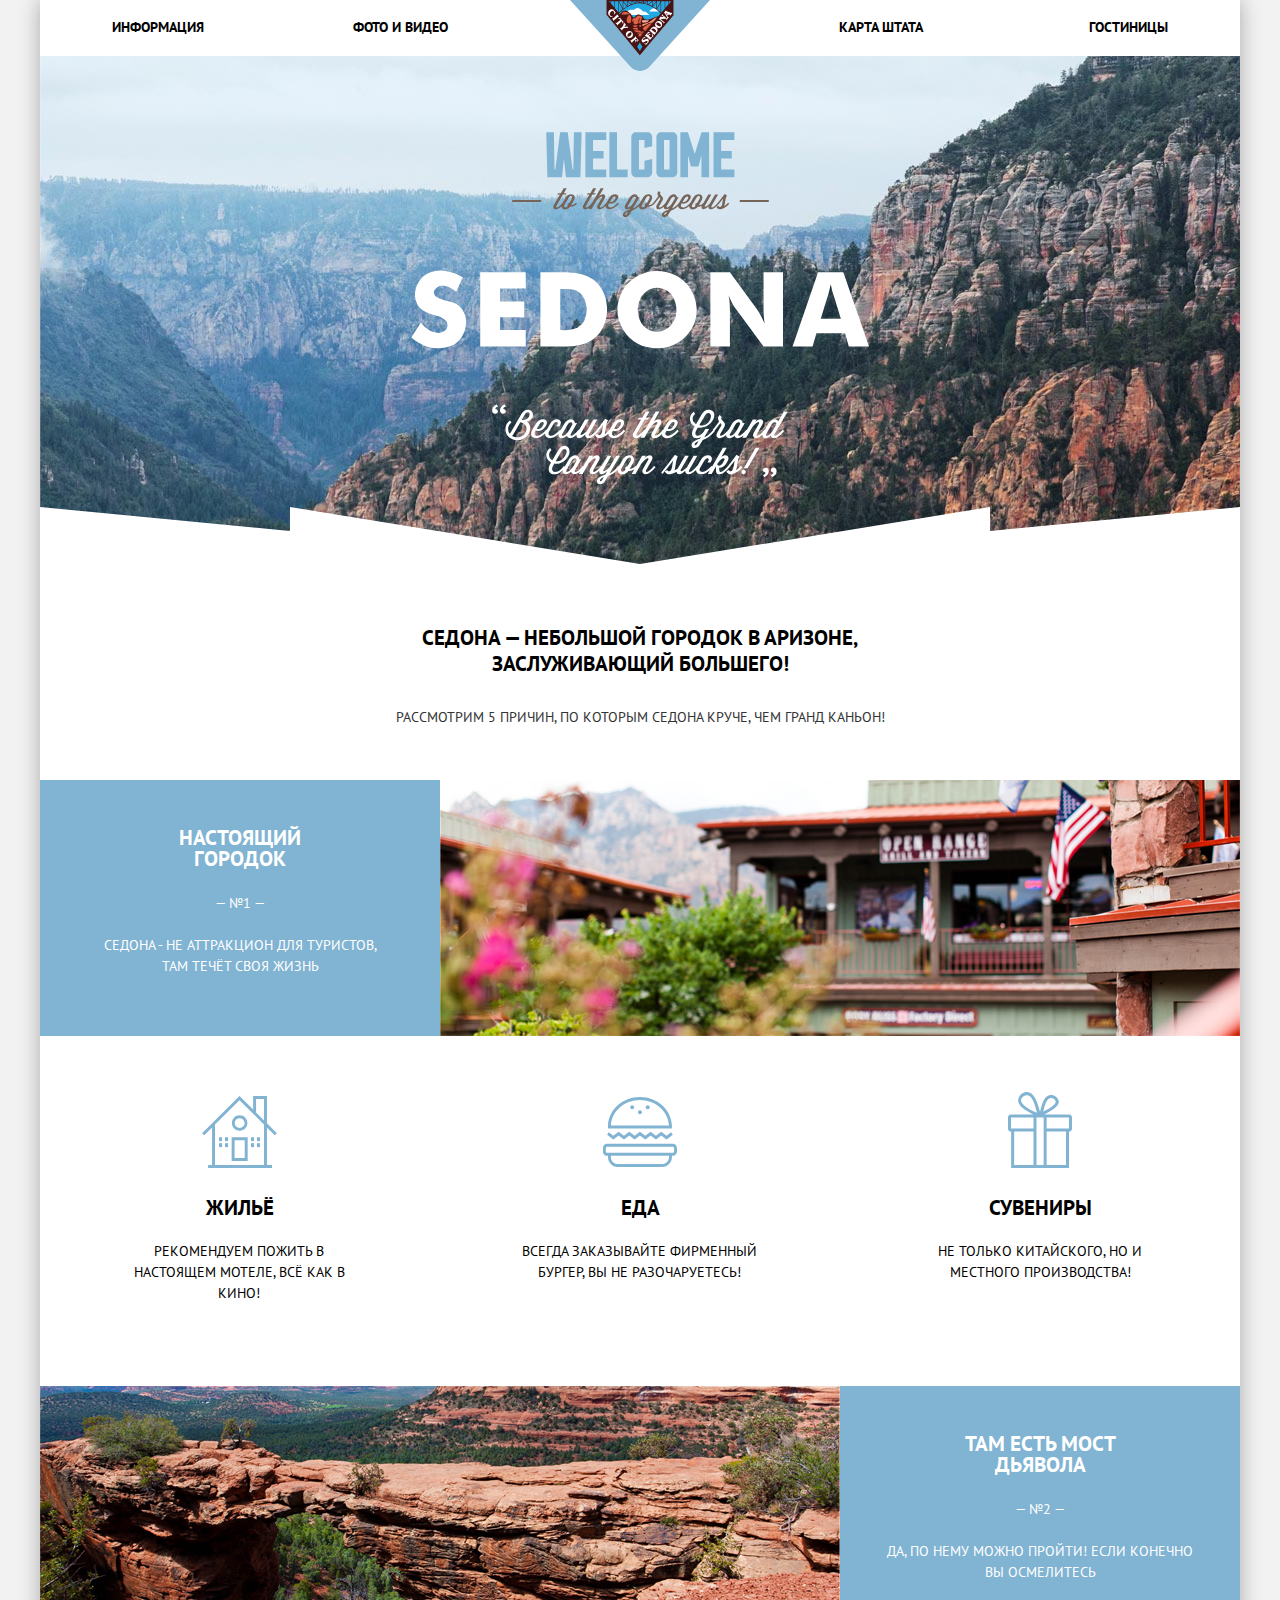
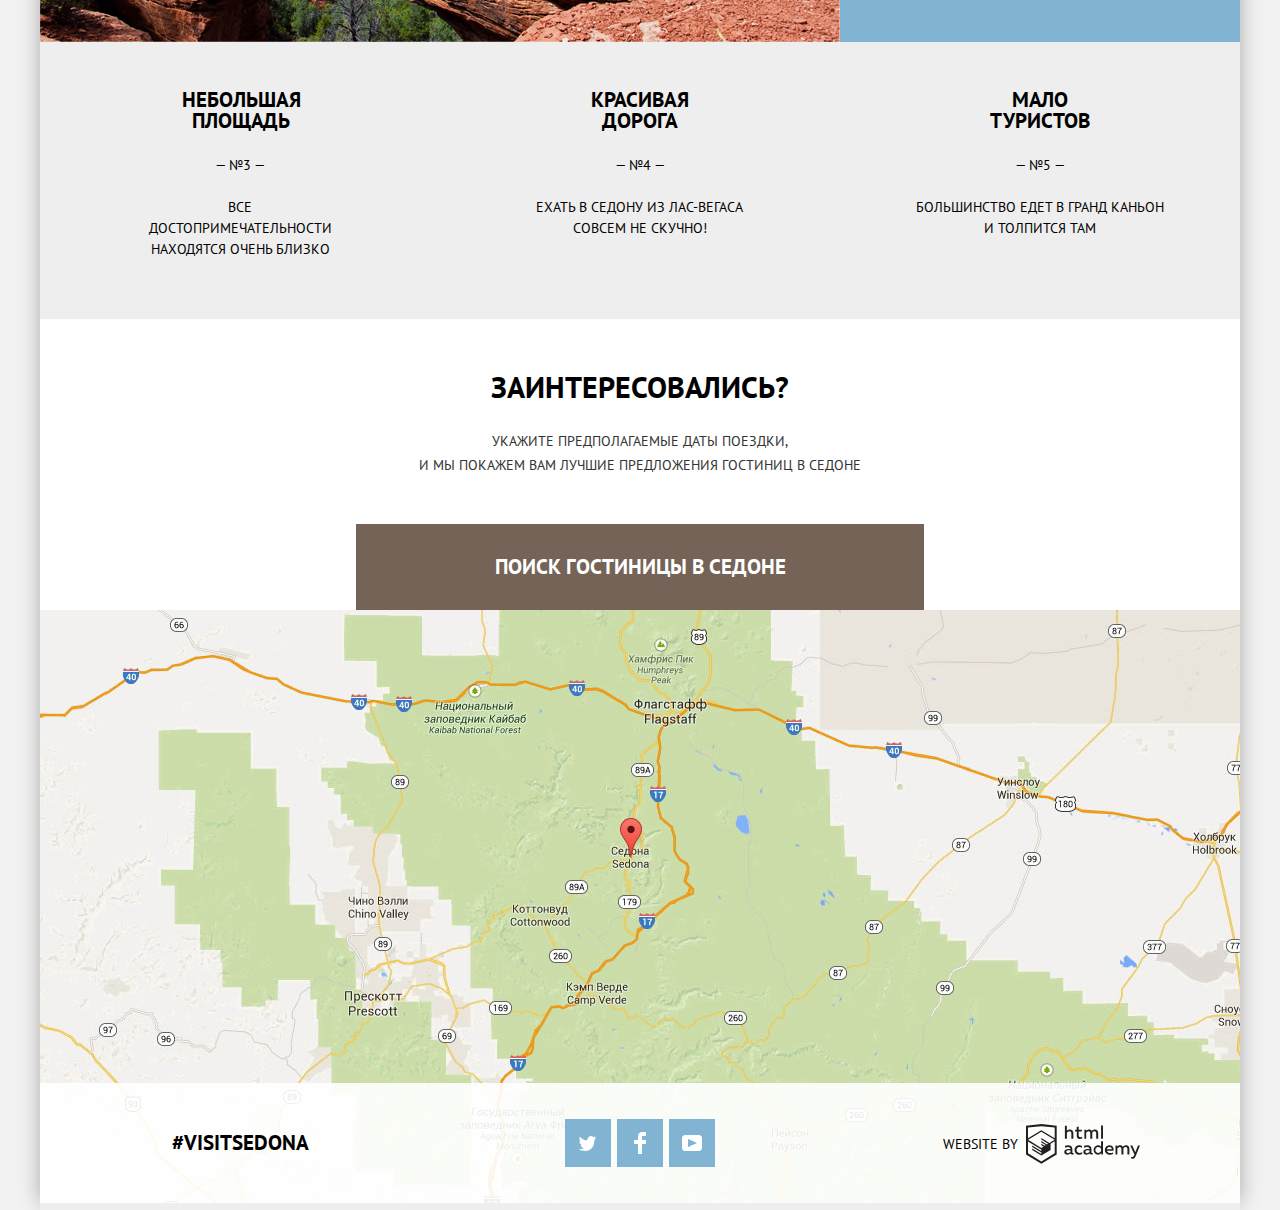
<file: index.html>
<!DOCTYPE html>
<html lang="ru">
<head>
  <meta charset="utf-8">
  <title>HTML Academy: Седона</title>
  <link href="https://fonts.googleapis.com/css?family=PT+Sans:400,700&amp;subset=cyrillic" rel="stylesheet">
  <link href="css/normalize.css" rel="stylesheet">
  <link href="css/style.min.css" rel="stylesheet">
</head>
<body>

  <header class="main-header container">
    <a class="index-logo" href="#">
      <img src="img/index-logo.svg" alt="Логотип сайта" width="140" height="71">
    </a>
    <nav class="main-nav">
      <ul class="main-nav-list">
        <li class="main-nav-item">
          <a class="main-nav-link" href="#">Информация</a>
        </li>
        <li class="main-nav-item">
          <a class="main-nav-link" href="#">Фото и видео</a>
        </li>
        <li class="main-nav-item">
          <a class="main-nav-link" href="#">Карта Штата</a>
        </li>
        <li class="main-nav-item">
          <a class="main-nav-link" href="catalog.html">Гостиницы</a>
        </li>
      </ul>
    </nav>
  </header>

  <main class="main-content container">
    <h1 class="visually-hidden">Сайт города Седона</h1>
    <section class="promo">
      <img class="welcome-sedona-picture" src="img/welcome-sedona.svg" alt="Добро
      пожаловать в Седону" width="459" height="353">
      <!--<img class="polygon-index" src="img/polygon.svg" width="1200" height="59" alt=""> -->
    </section>
    <section class="promo-description">
      <h2 class="promo-title">Седона — небольшой городок в аризоне, заслуживающий большего!
      </h2>
      <p>Рассмотрим 5 причин, по которым Седона круче, чем Гранд Каньон!</p>
    </section>



    <section class="reasons">
      <h2 class="visually-hidden">Преимущества</h2>
      <ul class="reasons-list">
        <li class="reasons-item natural-city">
          <div class="reason-1">
            <h3 class="reasons-title">Настоящий<br> городок</h3>
            <p class="reason-text-middle">— №1 —</p>
            <p class="reason-text-bottom">Седона - не аттракцион для туристов, там течёт своя жизнь</p>
          </div>
          <div class="reason-1-picture">
            <img src="img/first-reason-picture.jpg" width="800" height="256" alt="">
          </div>
        </li>

        <li class="reasons-item devil-bridge">
          <div class="reason-2-picture">
            <img src="img/second-reason-picture.jpg" width="800" height="256" alt="">
          </div>
          <div class="reason-2">
            <h3 class="reasons-title">Там есть мост дьявола</h3>
            <p class="reason-text-middle">— №2 —</p>
            <p class="reason-text-bottom">Да, по нему можно пройти! Если конечно вы осмелитесь</p>
          </div>
        </li>

        <li class="reasons-item reason-3">
          <h3 class="reasons-title">Небольшая площадь</h3>
          <p class="reason-text-middle">— №3 —</p>
          <p class="reason-text-bottom">Все достопримечательности находятся очень близко</p>
        </li>

        <li class="reasons-item reason-4">
          <h3 class="reasons-title">Красивая дорога</h3>
          <p class="reason-text-middle">— №4 —</p>
          <p class="reason-text-bottom">Ехать в Седону из Лас-Вегаса совсем не скучно!</p>
        </li>

        <li class="reasons-item reason-5">
          <h3 class="reasons-title">Мало туристов</h3>
          <p class="reason-text-middle">— №5 —</p>
          <p class="reason-text-bottom">Большинство едет в Гранд Каньон и толпится там</p>
        </li>

        <li class="reasons-item reason-6">
          <h3 class="reasons-title">Жильё</h3>
          <p class="reason-text">Рекомендуем пожить в настоящем мотеле, всё как в кино!</p>
        </li>
        <li class="reasons-item reason-7">
          <h3 class="reasons-title">Еда</h3>
          <p class="reason-text">Всегда заказывайте фирменный бургер, вы не разочаруетесь!</p>
        </li>
        <li class="reasons-item reason-8">
          <h3 class="reasons-title">Сувениры</h3>
          <p class="reason-text">Не только китайского, но и местного производства!</p>
        </li>
      </ul>
    </section>

    <section class="searching-hotel">
      <p>
        <b>Заинтересовались?</b>
      </p>
      <p>Укажите предполагаемые даты поездки,
        <br> и мы покажем вам лучшие предложения гостиниц в Седоне
      </p>

      <a class="searching-hotel-link" href="form.html">Поиск гостиницы в Седоне</a>
    </section>
    <section class="modal modal-form">
      <form class="appointment-form" method="post" action="https://echo.htmlacademy.ru">
        <div class="appointment-date">
          <p class="appointment-item">
            <button type="button" class="appointment-button-calendar" aria-label="Календарь">
              <svg class="apointment-form-calendar" version="1.1" id="Layer_1" xmlns="http://www.w3.org/2000/svg" xmlns:xlink="http://www.w3.org/1999/xlink" x="0px" y="0px"
              width="21px" height="22px" viewBox="0 0 21 22" enable-background="new 0 0 21 22" xml:space="preserve">
              <g id="calendar_1_">
                <path d="M19.251,2.025h-2.845V0.648c0-0.381-0.294-0.689-0.656-0.689c-0.363,0-0.656,0.308-0.656,0.689v1.377h-3.938V0.648
                c0-0.381-0.294-0.689-0.655-0.689c-0.363,0-0.657,0.308-0.657,0.689v1.377H5.906V0.648c0-0.381-0.294-0.689-0.656-0.689
                c-0.363,0-0.657,0.308-0.657,0.689v1.377H1.75C0.784,2.025,0,2.847,0,3.862v16.302C0,21.179,0.784,22,1.75,22h17.501
                C20.217,22,21,21.179,21,20.164V3.862C21,2.847,20.217,2.025,19.251,2.025z M19.688,20.164c0,0.253-0.195,0.459-0.437,0.459H1.75
                c-0.241,0-0.438-0.206-0.438-0.459V3.862c0-0.253,0.196-0.459,0.438-0.459h2.844v1.378c0,0.381,0.294,0.689,0.657,0.689
                c0.362,0,0.656-0.308,0.656-0.689V3.403h3.938v1.378c0,0.381,0.294,0.689,0.657,0.689c0.361,0,0.655-0.308,0.655-0.689V3.403h3.938
                v1.378c0,0.381,0.293,0.689,0.656,0.689c0.362,0,0.656-0.308,0.656-0.689V3.403h2.845c0.241,0,0.437,0.206,0.437,0.459V20.164z"/>
                <rect x="4.594" y="8.225" width="2.625" height="2.066"/>
                <rect x="4.594" y="11.668" width="2.625" height="2.067"/>
                <rect x="4.594" y="15.112" width="2.625" height="2.066"/>
                <rect x="9.188" y="15.112" width="2.625" height="2.066"/>
                <rect x="9.188" y="11.668" width="2.625" height="2.067"/>
                <rect x="9.188" y="8.225" width="2.625" height="2.066"/>
                <rect x="13.781" y="15.112" width="2.625" height="2.066"/>
                <rect x="13.781" y="11.668" width="2.625" height="2.067"/>
                <rect x="13.781" y="8.225" width="2.625" height="2.066"/>
              </g>
            </svg>
          </button>
          <label for="date-in">Дата заезда:</label>
          <input class="appointment-date-in appointment-date-icon" type="text" name="date-in" id="date-in" placeholder="24 апреля 2017">
        </p>
        <p class="appointment-item">
          <button type="button" class="appointment-button-calendar" aria-label="Календарь">
            <svg class="apointment-form-calendar" version="1.1" id="Layer_2" xmlns="http://www.w3.org/2000/svg" xmlns:xlink="http://www.w3.org/1999/xlink" x="0px" y="0px"
            width="21px" height="22px" viewBox="0 0 21 22" enable-background="new 0 0 21 22" xml:space="preserve">
            <g id="calendar_2_">
              <path d="M19.251,2.025h-2.845V0.648c0-0.381-0.294-0.689-0.656-0.689c-0.363,0-0.656,0.308-0.656,0.689v1.377h-3.938V0.648
              c0-0.381-0.294-0.689-0.655-0.689c-0.363,0-0.657,0.308-0.657,0.689v1.377H5.906V0.648c0-0.381-0.294-0.689-0.656-0.689
              c-0.363,0-0.657,0.308-0.657,0.689v1.377H1.75C0.784,2.025,0,2.847,0,3.862v16.302C0,21.179,0.784,22,1.75,22h17.501
              C20.217,22,21,21.179,21,20.164V3.862C21,2.847,20.217,2.025,19.251,2.025z M19.688,20.164c0,0.253-0.195,0.459-0.437,0.459H1.75
              c-0.241,0-0.438-0.206-0.438-0.459V3.862c0-0.253,0.196-0.459,0.438-0.459h2.844v1.378c0,0.381,0.294,0.689,0.657,0.689
              c0.362,0,0.656-0.308,0.656-0.689V3.403h3.938v1.378c0,0.381,0.294,0.689,0.657,0.689c0.361,0,0.655-0.308,0.655-0.689V3.403h3.938
              v1.378c0,0.381,0.293,0.689,0.656,0.689c0.362,0,0.656-0.308,0.656-0.689V3.403h2.845c0.241,0,0.437,0.206,0.437,0.459V20.164z"/>
              <rect x="4.594" y="8.225" width="2.625" height="2.066"/>
              <rect x="4.594" y="11.668" width="2.625" height="2.067"/>
              <rect x="4.594" y="15.112" width="2.625" height="2.066"/>
              <rect x="9.188" y="15.112" width="2.625" height="2.066"/>
              <rect x="9.188" y="11.668" width="2.625" height="2.067"/>
              <rect x="9.188" y="8.225" width="2.625" height="2.066"/>
              <rect x="13.781" y="15.112" width="2.625" height="2.066"/>
              <rect x="13.781" y="11.668" width="2.625" height="2.067"/>
              <rect x="13.781" y="8.225" width="2.625" height="2.066"/>
            </g>
          </svg>
        </button>
        <label for="date-out">Дата выезда:</label>
        <input class="appointment-date-out appointment-date-icon" type="text" name="date-out" id="date-out" placeholder="4 июля 2017">
      </p>
    </div>
    <div class="quantity">
      <div class="appointment-item">
        <label for="adults-amount">Взрослые:</label>
        <div class="adults-counter">
          <button class="btn-minus" type="button" aria-label="Убрать одного взрослого"></button>
          <input type="number" name="adults" id="adults-amount" value="2">
          <button class="btn-plus" type="button" aria-label="Добавить одного взрослого"></button>
        </div>
      </div>
      <div class="appointment-item">
        <label for="children-amount">Дети:</label>
        <div class="children-counter">
          <button class="btn-minus" type="button" aria-label="Убрать одного ребенка"></button>
          <input type="number" name="children" id="children-amount" value="0">
          <button class="btn-plus" type="button" aria-label="Добавить одного ребенка"></button>
        </div>
      </div>
    </div>
    <button class="button" type="submit">Найти</button>
  </form>
</section>

<section class="maps">
  <h2 class="visually-hidden">Где мы находимся</h2>
  <iframe class="yandex-interactive-map" src="https://yandex.ru/map-widget/v1/-/CCeRAZ~N" width="1200" height="593">
  </iframe>
</section>

</main>

<footer class="main-footer main-footer-index container">
  <p class="footer-visit">#Visitsedona</p>
  <ul class="footer-social-list">
    <li class="footer-social-item">
      <a class="social-button" href="https://facebook.com">
        <img class="footer-social-icon" src="img/twitter-icon.svg" alt="" width="17" height="15">
        <span class="visually-hidden">twitter</span>
      </a>
    </li>
    <li class="footer-social-item">
      <a class="social-button" href="https://twitter.com">
        <img class="footer-social-icon" src="img/facebook-icon.svg" alt="" width="12" height="22">
        <span class="visually-hidden">facebook</span>
      </a>
    </li>
    <li class="footer-social-item">
      <a class="social-button" href="https://youtube.com">
        <img class="footer-social-icon" src="img/youtube-icon.svg" alt="" width="20" height="16">
        <span class="visually-hidden">youtube</span>
      </a>
    </li>
  </ul>
  <div class="footer-copyright">

    <span>Website by</span>
    <a class="footer-copyright-link" href="#" aria-label="Сайт HTML-academy">
      <svg class="copyright-svg" width="114px" height="40px" viewBox="0 0 114 40" version="1.1" xmlns="http://www.w3.org/2000/svg" xmlns:xlink="http://www.w3.org/1999/xlink">
        <path transform="translate(0.000000, -1.000000)" fill="#231F20" d="M47.0655963,30.0594737 C47.2630068,30.0514668 47.4583394,30.0151472 47.6458716,29.9515789 L47.6458716,31.3865789 C47.2482111,31.5403817 46.8260491,31.6172143 46.4009174,31.6131579 C45.6481775,31.6769003 44.9394456,31.2428956 44.6389908,30.5342105 C43.7036246,31.3099837 42.5302436,31.72271 41.3261468,31.6994737 C39.7330275,31.6994737 38.2559633,30.8039474 38.2559633,28.9481579 C38.2559633,26.65 40.366055,25.9378947 42.1701835,25.9378947 C42.9401581,25.9504704 43.7070337,26.0408217 44.459633,26.2076316 L44.459633,25.8839474 C44.459633,24.805 43.6577982,23.9742105 42.1490826,23.9742105 C41.0585215,23.9764145 39.9804413,24.2116153 38.983945,24.6647368 L38.983945,22.8305263 C40.0678146,22.4509488 41.2039562,22.2506246 42.3495413,22.2371053 C44.8394495,22.2371053 46.3692661,23.4455263 46.3692661,26.1752632 L46.3692661,29.4121053 C46.3546084,29.5667697 46.4009718,29.721014 46.4980508,29.8405532 C46.5951298,29.9600924 46.7348802,30.035021 46.8862385,30.0486842 L47.0655963,30.0486842 L47.0655963,30.0594737 Z M40.2711009,28.8402632 C40.2979829,29.2290018 40.4760704,29.5905124 40.7655451,29.8439649 C41.0550198,30.0974175 41.4317374,30.2216723 41.8114679,30.1889474 L41.9275229,30.1889474 C42.8818937,30.1906264 43.7973384,29.8021685 44.4701835,29.11 L44.4701835,27.5778947 C43.8419811,27.4413845 43.2026282,27.3655249 42.5605505,27.3513158 C41.5055046,27.3513158 40.2816514,27.7073684 40.2816514,28.8402632 L40.2816514,28.8402632 L40.2711009,28.8402632 Z M53.3114679,22.2478947 C54.2595543,22.2246358 55.1962393,22.4631803 56.0229358,22.9384211 L56.0229358,24.7942105 C55.3066037,24.2989246 54.4610163,24.0357417 53.5963303,24.0389474 C52.5199374,23.9724773 51.496296,24.5219892 50.9384549,25.46575 C50.3806138,26.4095108 50.3806138,27.591805 50.9384549,28.5355658 C51.496296,29.4793266 52.5199374,30.0288385 53.5963303,29.9623684 C54.4944641,29.9591382 55.3769198,29.7214566 56.1600917,29.2718421 L56.1600917,31.1168421 C55.2476604,31.5451608 54.2518662,31.7554729 53.2481651,31.7318421 C50.8050121,31.8920586 48.695731,30.0004036 48.5321101,27.5023684 C48.5321101,27.3513158 48.5321101,27.2038596 48.5321101,27.06 C48.4922947,25.8236341 48.9347044,24.6217922 49.7618902,23.7192021 C50.5890761,22.8166119 51.7331835,22.2873136 52.9422018,22.2478947 L53.3431193,22.2478947 L53.3114679,22.2478947 Z M66.1513761,30.0594737 C66.3487866,30.0514668 66.5441192,30.0151472 66.7316514,29.9515789 L66.7316514,31.3865789 C66.3339909,31.5403817 65.9118289,31.6172143 65.4866972,31.6131579 C64.7339573,31.6769003 64.0252255,31.2428956 63.7247706,30.5342105 C62.7894044,31.3099837 61.6160234,31.72271 60.4119266,31.6994737 C58.8188073,31.6994737 57.3417431,30.8039474 57.3417431,28.9481579 C57.3417431,26.65 59.4518349,25.9378947 61.2559633,25.9378947 C62.025938,25.9504704 62.7928135,26.0408217 63.5454128,26.2076316 L63.5454128,25.8839474 C63.5454128,24.805 62.743578,23.9742105 61.2348624,23.9742105 C60.1443013,23.9764145 59.0662211,24.2116153 58.0697248,24.6647368 L58.0697248,22.8305263 C59.1535945,22.4509488 60.2897361,22.2506246 61.4353211,22.2371053 C63.9252294,22.2371053 65.4550459,23.4455263 65.4550459,26.1752632 L65.4550459,29.4121053 C65.4403882,29.5667697 65.4867516,29.721014 65.5838306,29.8405532 C65.6809097,29.9600924 65.82066,30.035021 65.9720183,30.0486842 L66.1513761,30.0486842 L66.1513761,30.0594737 Z M59.3568807,28.8402632 C59.3836546,29.2310454 59.5632206,29.5943261 59.8550417,29.848095 C60.1468629,30.1018639 60.5263371,30.2247268 60.9077982,30.1889474 L61.0238532,30.1889474 C61.978224,30.1906264 62.8936687,29.8021685 63.5665138,29.11 L63.5665138,27.5778947 C62.9383113,27.4413845 62.2989584,27.3655249 61.6568807,27.3513158 C60.5385321,27.3513158 59.3779817,27.7073684 59.3779817,28.8402632 L59.3779817,28.8402632 L59.3568807,28.8402632 Z M77.0183486,18.3205263 L77.0183486,31.4836842 L75.2775229,31.4836842 L75.2775229,30.0594737 C74.4827679,31.135283 73.2299812,31.7537779 71.9119266,31.7210526 C69.4750723,31.552751 67.5825241,29.4822103 67.5825241,26.9844737 C67.5825241,24.4867371 69.4750723,22.4161964 71.9119266,22.2478947 C73.1194886,22.2051973 74.2817775,22.7202659 75.0770642,23.6505263 L75.0770642,18.3205263 L77.0183486,18.3205263 Z M72.2389908,23.9526316 C70.6307782,23.9526316 69.3270642,25.2858805 69.3270642,26.9305263 C69.3270642,28.5751722 70.6307782,29.9084211 72.2389908,29.9084211 C73.4673261,29.929616 74.5855937,29.1871285 75.0665138,28.0310526 L75.0665138,25.8731579 C74.5742086,24.738236 73.4741663,24.006587 72.2600917,24.0065789 L72.2389908,23.9526316 Z M83.3486239,22.2478947 C86.8408257,22.2478947 88.0541284,25.1394737 87.4844037,27.7397368 L80.9220183,27.7397368 C81.143578,29.3581579 82.683945,30.0163158 84.2876147,30.0163158 C85.2509024,30.0196119 86.2026665,29.8020883 87.0729358,29.3797368 L87.0729358,31.1060526 C86.0736034,31.5420784 84.9938669,31.7518759 83.9077982,31.7210526 C81.2385321,31.7210526 78.8963303,30.1889474 78.8963303,26.9521053 C78.8361831,25.7502312 79.2482377,24.5736221 80.0408163,23.6840609 C80.833395,22.7944997 81.9407526,22.2657764 83.1165138,22.2155263 L83.3486239,22.2155263 L83.3486239,22.2478947 Z M83.443578,23.9094737 C82.1215985,23.8103984 80.9703676,24.8236582 80.8692661,26.1752632 L80.8692661,26.24 L85.7752294,26.24 C85.8275189,25.6050928 85.6027649,24.979009 85.1611924,24.529514 C84.71962,24.080019 84.1063741,23.8530676 83.4857798,23.9094737 L83.443578,23.9094737 Z M89.4889908,31.4621053 L89.4889908,22.4960526 L91.2298165,22.4960526 L91.2298165,23.575 C91.9776543,22.7196618 93.0410172,22.2228758 94.162844,22.2047368 C95.2951298,22.132746 96.3712153,22.7163253 96.9481651,23.7152632 C97.7407354,22.8334891 98.8477083,22.3160913 100.018349,22.2802632 C100.951668,22.2327078 101.85935,22.6010522 102.506842,23.290113 C103.154334,23.9791738 103.478107,24.9213437 103.394495,25.8731579 L103.394495,31.4836842 L101.389908,31.4836842 L101.389908,25.9271053 C101.437106,25.4733447 101.305582,25.0190516 101.024428,24.6647091 C100.743274,24.3103667 100.335659,24.0851765 99.8917431,24.0389474 L99.6174312,24.0389474 C98.7512148,24.0941188 97.9525447,24.5360392 97.4334862,25.2473684 L97.4334862,31.4836842 L95.4288991,31.4836842 L95.4288991,25.9271053 C95.4728317,25.4699759 95.3356717,25.0139226 95.0481287,24.6610541 C94.7605858,24.3081856 94.3466797,24.0879787 93.8990826,24.0497368 L93.6880734,24.0497368 C92.7466437,24.1344326 91.8914735,24.6449129 91.356422,25.4415789 L91.356422,31.5160526 L89.5311927,31.5160526 L89.4889908,31.4621053 Z M111.972018,22.4744737 L113.976606,22.4744737 L109.851376,32.6813158 C108.901835,35.0226316 107.64633,35.7671053 106.316972,35.7671053 C105.925689,35.7631641 105.536197,35.7124694 105.156422,35.6160526 L105.156422,33.9221053 C105.44728,34.0111568 105.749614,34.0548063 106.053211,34.0515789 C107.002752,34.0515789 107.720183,33.3610526 108.237156,32.0015789 L108.416514,31.5484211 L104.19633,22.4852632 L106.306422,22.4852632 L109.323853,29.2718421 L111.972018,22.4744737 Z M40.8619266,2.63263158 L40.8619266,7.76842105 C41.6131164,6.9863957 42.6386228,6.54359491 43.7105505,6.53842105 C44.6823179,6.47907521 45.6329468,6.84494758 46.325328,7.54478094 C47.0177092,8.24461431 47.3865701,9.21243369 47.3399083,10.2068421 L47.3399083,15.7634211 L45.3669725,15.7634211 L45.3669725,10.4657895 C45.4231266,9.94896946 45.2754097,9.43058817 44.9565578,9.0255257 C44.637706,8.62046322 44.1740523,8.36217272 43.6683486,8.30789474 L43.3518349,8.30789474 C42.3456285,8.36978394 41.4321252,8.92949754 40.9041284,9.80763158 L40.9041284,15.7634211 L38.8995413,15.7634211 L38.8995413,2.63263158 L40.9041284,2.63263158 L40.8619266,2.63263158 Z M52.6889908,3.54973684 L52.6889908,6.78657895 L55.8541284,6.78657895 L55.8541284,8.51289474 L52.6889908,8.51289474 L52.6889908,12.6236842 C52.6889908,13.8105263 53.2165138,14.1989474 54.3559633,14.1989474 C54.9672018,14.1990133 55.5726763,14.0781061 56.1389908,13.8428947 L56.1389908,15.5692105 C55.3874958,15.82589 54.5996148,15.9534943 53.8073394,15.9468421 C53.0028089,16.0504703 52.1954894,15.7774767 51.6099534,15.2038002 C51.0244173,14.6301237 50.7231328,13.816967 50.7899083,12.9905263 L50.7899083,8.49131579 L49.1440367,8.49131579 L49.1440367,6.73263158 L50.7266055,6.73263158 L50.7266055,4.01368421 L52.6889908,3.54973684 Z M58.3862385,15.7526316 L58.3862385,6.75421053 L60.1376147,6.75421053 L60.1376147,7.83315789 C60.8810976,6.9765474 61.9403361,6.47599113 63.0600917,6.45210526 C64.1623632,6.38098888 65.2145534,6.93141813 65.803211,7.88710526 C66.5957812,7.00533123 67.7027542,6.48793344 68.8733945,6.45210526 C69.8137484,6.41461361 70.7232916,6.79858793 71.3639535,7.50352387 C72.0046154,8.20845981 72.312617,9.16417976 72.2073394,10.1205263 L72.2073394,15.7418421 L70.2027523,15.7418421 L70.2027523,10.1852632 C70.2499498,9.73150256 70.1184259,9.27720946 69.8372717,8.92286702 C69.5561176,8.56852459 69.1485032,8.34333438 68.7045872,8.29710526 L68.4619266,8.29710526 C67.5957102,8.3522767 66.7970401,8.79419706 66.2779817,9.50552632 L66.2779817,15.7418421 L64.2733945,15.7418421 L64.2733945,10.1852632 C64.320592,9.73150256 64.1890681,9.27720946 63.9079139,8.92286702 C63.6267598,8.56852459 63.2191454,8.34333438 62.7752294,8.29710526 L62.5325688,8.29710526 C61.5911392,8.38180106 60.7359689,8.8922813 60.2009174,9.68894737 L60.2009174,15.7634211 L58.3862385,15.7634211 L58.3862385,15.7526316 Z M75.0876147,2.62184211 L77.0183486,2.62184211 L77.0183486,15.7310526 L75.0876147,15.7310526 L75.0876147,2.62184211 Z M15.5197248,1.05736842 L15.3509174,1.05736842 L0,2.71894737 L0,31.4944737 L15.3509174,40.8381579 L30.7018349,31.4944737 L30.7018349,2.71894737 L15.5197248,1.05736842 Z M28.7077982,30.2968421 L15.3509174,38.4321053 L2.00458716,30.3184211 L2.00458716,18.5147368 L15.2876147,26.6068421 L15.2876147,28.0310526 L6.18256881,22.5284211 L6.18256881,23.9418421 L15.340367,29.5631579 L15.340367,31.0628947 L6.19311927,25.4955263 L6.19311927,26.9521053 L15.3509174,32.5734211 L24.5825688,26.9197368 L24.5825688,20.8128947 L28.6972477,18.3205263 L28.6972477,30.3184211 L28.7077982,30.2968421 Z M28.7077982,16.7776316 L25.0362385,18.9355263 L23.3481651,20.0144737 L15.3087156,15.0836842 L15.3087156,16.4971053 L22.1559633,20.7265789 L22.1559633,20.7265789 L22.0082569,20.8236842 L20.953211,21.4063158 L15.2876147,17.9536842 L15.2876147,19.3994737 L19.7610092,22.1184211 L18.7059633,22.8413158 L15.3298165,20.7913158 L15.3298165,22.2047368 L17.5454128,23.5426316 L15.2981651,24.9021053 L2.11009174,16.8639474 L15.3087156,8.72868421 L28.7077982,16.7776316 Z M28.7077982,15.3534211 L15.2876147,7.27210526 L2.01513761,15.3534211 L2.01513761,4.56394737 L15.3614679,3.12894737 L28.7077982,4.56394737 L28.7077982,15.3534211 L28.7077982,15.3534211 Z"></path>
      </svg>
    </a>
  </div>
</footer>
<script src="js/script.min.js"></script>
</body>
</html>
</file>
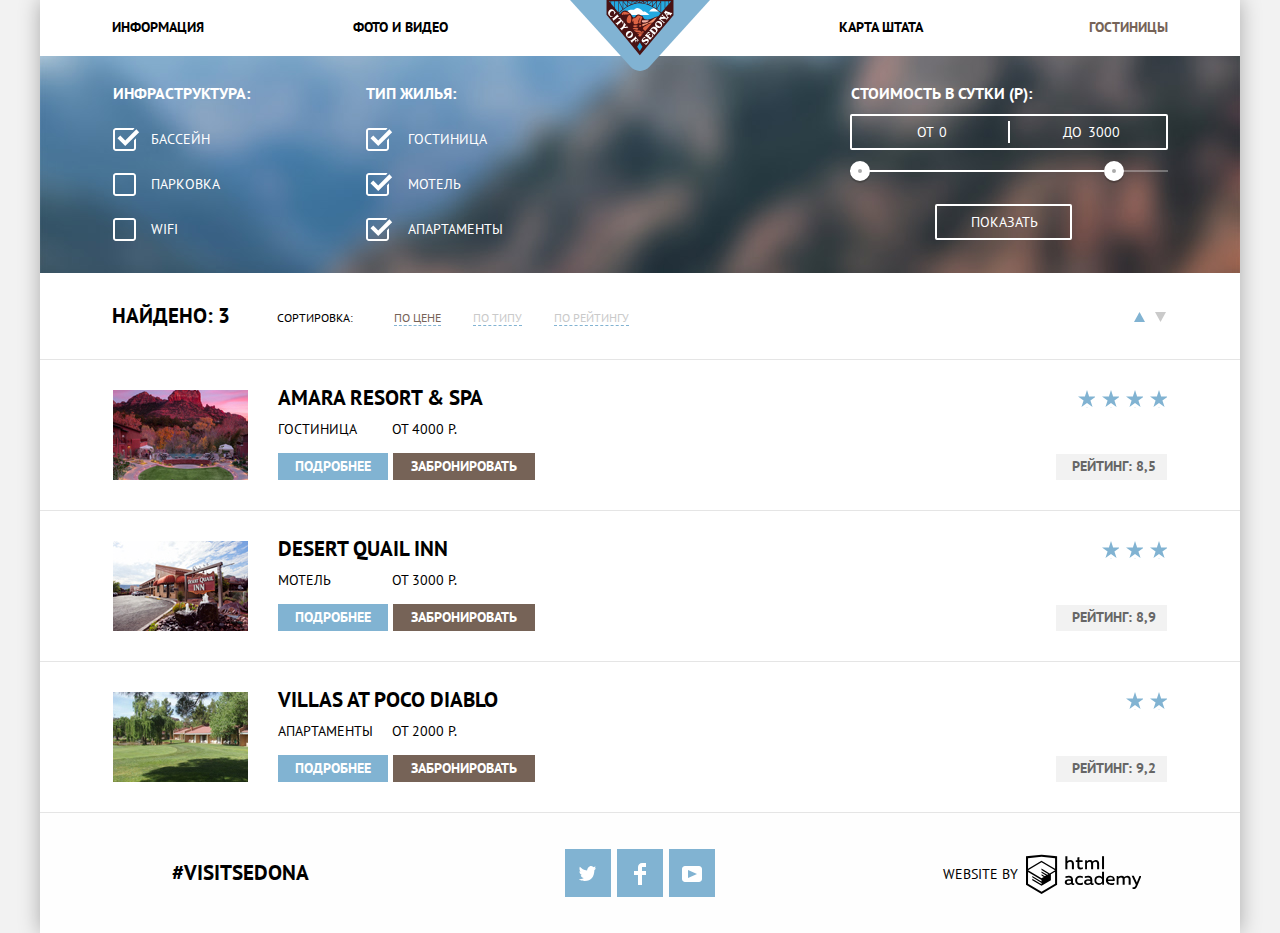
<file: catalog.html>
<!DOCTYPE html>
<html lang="ru">
<head>
  <meta charset="utf-8">
  <title>HTML Academy: Седона</title>
  <link href="https://fonts.googleapis.com/css?family=PT+Sans:400,700&amp;subset=cyrillic" rel="stylesheet">
  <link href="css/normalize.css" rel="stylesheet">
  <link href="css/style.min.css" rel="stylesheet">
</head>
<body>

  <header class="main-header container">
    <a class="index-logo" href="index.html"><img src="img/index-logo.svg"
      alt="Логотип сайта" width="140" height="71">
    </a>
    <nav class="main-nav">
      <ul class="main-nav-list">
        <li class="main-nav-item">
          <a class="main-nav-link" href="#">Информация</a>
        </li>
        <li class="main-nav-item">
          <a class="main-nav-link" href="#">Фото и видео</a>
        </li>
        <li class="main-nav-item">
          <a class="main-nav-link" href="#">Карта Штата</a>
        </li>
        <li class="main-nav-item">
          <a class="main-nav-link main-nav-link--active" href="catalog.html">Гостиницы</a>
        </li>
      </ul>
    </nav>
  </header>

  <main class="main-content container">
    <h1 class="visually-hidden">Поиск жилья</h1>

    <section class="filter">
      <form class="filter-form" method="post" action="https://echo.htmlacademy.ru">
        <div class="filter-block">
          <fieldset>
            <legend>Инфраструктура:</legend>
            <ul class="filter-form-list">
              <li class="filter-form-item">
                <input class="visually-hidden-all" type="checkbox" name="services-group" value="pool" id="pool-checkbox" checked>
                <label for="pool-checkbox">Бассейн</label>
              </li>
              <li class="filter-form-item">
                <input class="visually-hidden-all" type="checkbox" name="services-group" value="parking" id="parking-checkbox">
                <label for="parking-checkbox">Парковка</label>
              </li>
              <li class="filter-form-item">
                <input class="visually-hidden-all" type="checkbox" name="services-group" value="wifi" id="wifi-checkbox">
                <label for="wifi-checkbox">Wifi</label>
              </li>
            </ul>
          </fieldset>
        </div>
        <div class="filter-block">
          <fieldset>
            <legend>Тип жилья:</legend>
            <ul class="filter-form-list">
              <li class="filter-form-item">
                <input class="visually-hidden-all" type="checkbox" name="accommodation-group" value="hostel" id="hostel-checkbox" checked>
                <label for="hostel-checkbox">Гостиница</label>
              </li>
              <li class="filter-form-item">
                <input class="visually-hidden-all" type="checkbox" name="accommodation-group" value="motel" id="motel-checkbox" checked>
                <label for="motel-checkbox">Мотель</label>
              </li>
              <li class="filter-form-item">
                <input class="visually-hidden-all" type="checkbox" name="accommodation-group" value="apartments" id="apartments-checkbox" checked>
                <label for="apartments-checkbox">Апартаменты</label>
              </li>
            </ul>
            </fieldset>
          </div>

          <div class="filter-range">
            <div class="filter-range-title">Стоимость в сутки (р):</div>
            <div class="price-controls">
              <label class="min-price">от <input type="text" name="min-price" value="0"></label>
              <label class="max-price">до <input type="text" name="max-price" value="3000"></label>
            </div>
            <div class="range-controls">
              <div class="scale">
                <div class="bar"></div>
              </div>
              <div class="range-toggle range-toggle-min"></div>
              <div class="range-toggle range-toggle-max"></div>
            </div>
            <button class="btn-transparent" type="submit">Показать</button>
          </div>
        </form>
      </section>

      <section class="searching-results">
        <div class="sorting">
          <h2 class="visually-hidden">Результаты поиска</h2>
          <b>Найдено: 3</b>
          <h3 class="sorting-title">Сортировка:</h3>
          <ul class="sorting-list">
            <li class="sorting-item">
              <a class="sorting-link sorting-link--active" href="#">По цене</a>
            </li>
            <li class="sorting-item">
              <a class="sorting-link" href="#">По типу</a>
            </li>
            <li class="sorting-item">
              <a class="sorting-link" href="#">По рейтингу</a>
            </li>
          </ul>
          <ul class="sorting-updown-list">
            <li class="sorting-updown-item">
              <button class="sorting-updown-link" type="button" aria-label="Сортировка по возрастанию">
                <svg version="1.1" id="Layer_1" xmlns="http://www.w3.org/2000/svg" xmlns:xlink="http://www.w3.org/1999/xlink" x="0px" y="0px"
                width="11px" height="10px" viewBox="0 0 11 10" enable-background="new 0 0 11 10" xml:space="preserve">
                <polygon class="sorting-up-svg sorting-up-svg--active" points="5.5,0 0,10 11,10 "/>
              </svg>
            </button>
          </li>
          <li class="sorting-updown-item">
            <button class="sorting-updown-link" type="button" aria-label="Сортировка по убыванию">
              <svg version="1.1" id="Layer_2" xmlns="http://www.w3.org/2000/svg" xmlns:xlink="http://www.w3.org/1999/xlink" x="0px" y="0px"
              width="11px" height="10px" viewBox="0 0 11 10" enable-background="new 0 0 11 10" xml:space="preserve">
              <polygon class="sorting-down-svg" fill="#231F20" points="5.5,10 0,0 11,0 "/>
              </svg>
            </button>
        </li>
      </ul>
    </div>

    <div class="searching-item">
      <div class="searching-results-img">
        <img src="img/housing-1.jpg" width="135" height="90" alt="Гостиница">
      </div>
      <div class="result-block">
        <a class="searching-results-link" href="#">
          <h3 class="searching-results-title">Amara Resort & SPA</h3>
        </a>
        <div class="searching-results-price">
          <span class="hotel-price">Гостиница</span>
          <span class="hotel-price">От 4000 Р.</span>
        </div>
        <div class="searching-results-btns">
          <a class="btn-detail" href="#">Подробнее</a>
          <a class="btn-book" href="#">Забронировать</a>
        </div>
      </div>
      <div class="rating-block">
        <ul class="rating-list">
          <li class="rating-item">*</li>
          <li class="rating-item">*</li>
          <li class="rating-item">*</li>
          <li class="rating-item">*</li>
        </ul>
        <span class="rating">Рейтинг: 8,5</span>
      </div>
    </div>

    <div class="searching-item">
      <div class="searching-results-img">
        <img src="img/housing-3.jpg" width="135" height="90" alt="Мотель">
      </div>
      <div class="result-block">
        <a class="searching-results-link" href="#">
          <h3 class="searching-results-title">Desert Quail Inn</h3>
        </a>
        <div class="searching-results-price">
          <span class="hotel-price">Мотель</span>
          <span class="hotel-price">От 3000 Р.</span>
        </div>
        <div class="searching-results-btns">
          <a class="btn-detail" href="#">Подробнее</a>
          <a class="btn-book" href="#">Забронировать</a>
        </div>
      </div>
      <div class="rating-block">
        <ul class="rating-list">
          <li class="rating-item">*</li>
          <li class="rating-item">*</li>
          <li class="rating-item">*</li>
        </ul>
        <span class="rating">Рейтинг: 8,9</span>
      </div>
    </div>

    <div class="searching-item">
      <div class="searching-results-img">
        <img src="img/housing-2.jpg" width="135" height="90" alt="Апартаменты">
      </div>
      <div class="result-block">
        <a class="searching-results-link" href="#">
          <h3 class="searching-results-title">Villas at Poco Diablo</h3>
        </a>
        <div class="searching-results-price">
          <span class="hotel-price">Апартаменты</span>
          <span class="hotel-price">От 2000 Р.</span>
        </div>
        <div class="searching-results-btns">
          <a class="btn-detail" href="#">Подробнее</a>
          <a class="btn-book" href="#">Забронировать</a>
        </div>
      </div>
      <div class="rating-block">
        <ul class="rating-list">
          <li class="rating-item">*</li>
          <li class="rating-item">*</li>
        </ul>
        <span class="rating">Рейтинг: 9,2</span>
      </div>
    </div>
  </section>
</main>

<footer class="main-footer container">
  <p class="footer-visit">#Visitsedona</p>
  <ul class="footer-social-list">
    <li class="footer-social-item">
      <a class="social-button" href="https://facebook.com">
        <img class="footer-social-icon" src="img/twitter-icon.svg" alt="" width="17" height="15">
        <span class="visually-hidden">twitter</span>
      </a>
    </li>
    <li class="footer-social-item">
      <a class="social-button" href="https://twitter.com">
        <img class="footer-social-icon" src="img/facebook-icon.svg" alt="" width="12" height="22">
        <span class="visually-hidden">facebook</span>
      </a>
    </li>
    <li class="footer-social-item">
      <a class="social-button" href="https://youtube.com">
        <img class="footer-social-icon" src="img/youtube-icon.svg" alt="" width="20" height="16">
        <span class="visually-hidden">youtube</span>
      </a>
    </li>

  </ul>
  <div class="footer-copyright">
    <span>Website by</span>
    <a class="footer-copyright-link" href="#">
      <svg class="copyright-svg" width="115" height="41" id="Layer_3" data-name="Layer 1" xmlns="http://www.w3.org/2000/svg" viewBox="0 0 113 39"><title>logo_name</title>
        <path d="M401.93,351.51a2.07,2.07,0,0,0,.58-0.11v1.4a3.41,3.41,0,0,1-1.24.22,1.75,1.75,0,0,1-1.75-1,5.08,5.08,0,0,1-3.3,1.13c-1.59,0-3.06-.87-3.06-2.68,0-2.24,2.08-2.93,3.9-2.93a11.63,11.63,0,0,1,2.28.26v-0.31c0-1.09-.8-1.86-2.3-1.86a7.79,7.79,0,0,0-3.15.67v-1.79a10.72,10.72,0,0,1,3.35-.58c2.48,0,4,1.18,4,3.83v3.14A0.57,0.57,0,0,0,401.93,351.51Zm-6.76-1.19a1.42,1.42,0,0,0,1.64,1.29,3.56,3.56,0,0,0,2.53-1V349.1a10.21,10.21,0,0,0-1.9-.22C396.34,348.89,395.17,349.23,395.17,350.33Z" transform="translate(-355.09 -323.29)" fill="#000"/><path d="M408.15,343.91a5.29,5.29,0,0,1,2.7.67v1.79a4.28,4.28,0,0,0-2.42-.73,2.89,2.89,0,1,0,0,5.76,5.26,5.26,0,0,0,2.55-.67v1.8a6.58,6.58,0,0,1-2.9.6,4.42,4.42,0,0,1-4.72-4.54A4.54,4.54,0,0,1,408.15,343.91Z" transform="translate(-355.09 -323.29)" fill="#000"/>
        <path d="M420.93,351.51a2.07,2.07,0,0,0,.58-0.11v1.4a3.41,3.41,0,0,1-1.24.22,1.75,1.75,0,0,1-1.75-1,5.08,5.08,0,0,1-3.3,1.13c-1.59,0-3.06-.87-3.06-2.68,0-2.24,2.08-2.93,3.9-2.93a11.63,11.63,0,0,1,2.28.26v-0.31c0-1.09-.8-1.86-2.3-1.86a7.79,7.79,0,0,0-3.15.67v-1.79a10.72,10.72,0,0,1,3.35-.58c2.48,0,4,1.18,4,3.83v3.14A0.57,0.57,0,0,0,420.93,351.51Zm-6.76-1.19a1.42,1.42,0,0,0,1.64,1.29,3.56,3.56,0,0,0,2.53-1V349.1a10.21,10.21,0,0,0-1.9-.22C415.33,348.89,414.17,349.23,414.17,350.33Z" transform="translate(-355.09 -323.29)" fill="#000"/>
        <path d="M431.76,340.14V352.9H430v-1.39a4.07,4.07,0,0,1-3.35,1.62,4.62,4.62,0,0,1,0-9.22,4,4,0,0,1,3.15,1.37v-5.14h2ZM427,345.62a2.9,2.9,0,0,0,0,5.8,3,3,0,0,0,2.79-1.84v-2.13A3.06,3.06,0,0,0,427,345.62Z" transform="translate(-355.09 -323.29)" fill="#000"/><path d="M438.08,343.91c3.48,0,4.68,2.81,4.12,5.34h-6.58c0.22,1.57,1.75,2.22,3.35,2.22a6.41,6.41,0,0,0,2.77-.62v1.68a7.5,7.5,0,0,1-3.14.6c-2.68,0-5-1.53-5-4.61A4.39,4.39,0,0,1,438.08,343.91Zm0.09,1.62a2.39,2.39,0,0,0-2.57,2.26h4.85A2.06,2.06,0,0,0,438.17,345.53Z" transform="translate(-355.09 -323.29)" fill="#000"/>
        <path d="M444.19,352.9v-8.75h1.73v1.09a4,4,0,0,1,2.92-1.33,3,3,0,0,1,2.73,1.4,4.33,4.33,0,0,1,3.06-1.4,3.21,3.21,0,0,1,3.32,3.52v5.47h-2v-5.41a1.67,1.67,0,0,0-1.73-1.84,2.94,2.94,0,0,0-2.17,1.18c0,0.2,0,.4,0,0.6v5.47h-2v-5.41a1.67,1.67,0,0,0-1.73-1.84,3.11,3.11,0,0,0-2.32,1.35v5.91h-2Z" transform="translate(-355.09 -323.29)" fill="#000"/><path d="M466.56,344.15h2l-4.1,9.93c-0.95,2.28-2.19,3-3.52,3a5,5,0,0,1-1.15-.15v-1.66a3,3,0,0,0,.89.13c0.95,0,1.66-.67,2.17-2l0.18-.44-4.16-8.82H461l3,6.6Z" transform="translate(-355.09 -323.29)" fill="#000"/>
        <path d="M395.75,324.82v5a4,4,0,0,1,2.83-1.2,3.41,3.41,0,0,1,3.61,3.57v5.41h-2v-5.16a1.9,1.9,0,0,0-2-2.1,3.08,3.08,0,0,0-2.44,1.46v5.8h-2V324.82h2Z" transform="translate(-355.09 -323.29)" fill="#000"/>
        <path d="M407.52,325.71v3.12h3.17v1.71h-3.17v4c0,1.15.53,1.53,1.66,1.53a4.71,4.71,0,0,0,1.77-.35v1.68a7.14,7.14,0,0,1-2.35.38,2.68,2.68,0,0,1-3-2.88v-4.38H404v-1.71h1.57v-2.64Z" transform="translate(-355.09 -323.29)" fill="#000"/><path d="M413.19,337.58v-8.75h1.73v1.09a4,4,0,0,1,2.92-1.33,3,3,0,0,1,2.73,1.4,4.33,4.33,0,0,1,3.06-1.4,3.21,3.21,0,0,1,3.32,3.52v5.47h-2v-5.41a1.67,1.67,0,0,0-1.73-1.84,2.94,2.94,0,0,0-2.17,1.18c0,0.2,0,.4,0,0.6v5.47h-2v-5.41a1.67,1.67,0,0,0-1.73-1.84,3.11,3.11,0,0,0-2.32,1.35v5.91h-2Z" transform="translate(-355.09 -323.29)" fill="#000"/><rect x="74.72" y="1.52" width="1.95" height="12.76" fill="#000"/>
        <path d="M370.53,323.31l-0.16,0-15.28,1.6v28L370.37,362l15.28-9.09v-28Zm13.12,28.45-13.28,7.9-13.28-7.9V340.28l13.22,7.87,0,1.43-9.07-5.4v1.38l9.11,5.47,0,1.46-9.1-5.42v1.38l9.11,5.47h0l9.19-5.5v-1.39h0v-4.52l4.1-2.45v11.67Zm0-13.16L380,340.74h0l-1.68,1-8-4.76v1.38l6.84,4.07-0.06,0-0.15.09-1,.57-5.64-3.36v1.38l4.45,2.65-1.05.7,0,0-3.36-2v1.38l2.21,1.3-2.25,1.35-13.16-7.82,13.17-7.92h0Zm0-1.39-13.35-7.87h0l-13.2,7.86v-10.5l13.28-1.39,13.28,1.39v10.51Z" transform="translate(-355.09 -323.29)" fill="#000"/>
      </svg>
    </a>
  </div>
</footer>

</body>
</html>
</file>
<file: css/style.min.css>
html{box-sizing:border-box}*,::before,::after{box-sizing:inherit}body{width:1200px;margin:auto;padding:0;text-transform:uppercase;font-family:"PT Sans",Arial,sans-serif;font-size:14px;line-height:24px;font-weight:700;color:#000;text-transform:uppercase;background-color:#f2f2f2;box-shadow:0 0 20px rgba(0,0,0,0.3)}img{max-width:100%;height:auto}a{text-decoration:none;color:#000}.container{width:1200px;margin:0 auto}.visually-hidden:not(:focus):not(:active){position:absolute;width:1px;height:1px;margin:-1px;border:0;padding:0;white-space:nowrap;-webkit-clip-path:inset(100%);clip-path:inset(100%);clip:rect(0 0 0 0);overflow:hidden}.visually-hidden-all{position:absolute;width:1px;height:1px;margin:-1px;border:0;padding:0;white-space:nowrap;-webkit-clip-path:inset(100%);clip-path:inset(100%);clip:rect(0 0 0 0);overflow:hidden}.main-content{position:relative}.main-header{position:relative}.index-logo{position:absolute;z-index:2;left:530px}.promo{display:-webkit-box;display:-ms-flexbox;display:flex;position:relative;-webkit-box-orient:vertical;-webkit-box-direction:normal;-ms-flex-direction:column;flex-direction:column;background:url(../img/background-sedona.jpg) no-repeat;background-position:0 -56px;background-color:#add8e6;text-align:center;line-height:26px}.welcome-sedona-picture{-ms-flex-item-align:center;-ms-grid-row-align:center;align-self:center;margin-top:76px;padding-bottom:79px}.promo-description h2{font-size:21px;font-weight:700;margin:0;padding:61px 380px 27px}.promo-description p{color:#333;font-size:14px;color:#333;font-weight:400;margin:0;padding-bottom:50px}.promo-description{position:relative;width:auto;background-color:#fff;line-height:26px;text-align:center}.promo::after{content:"";position:absolute;width:1200px;height:57px;left:0;bottom:0;background:url(../img/polygon.svg) no-repeat}.polygon-index{width:1200px;height:59px;display:-webkit-box;display:-ms-flexbox;display:flex;padding-top:2px;margin-top:20px}.reasons-title{font-size:21px;font-weight:700;line-height:21px}.main-nav-list,.reason-list,.footer-social-list{list-style:none;margin:0;padding:0}.reasons{text-align:center}.reasons-list{display:-webkit-box;display:-ms-flexbox;display:flex;-webkit-box-orient:horizontal;-webkit-box-direction:normal;-ms-flex-direction:row;flex-direction:row;-webkit-box-pack:justify;-ms-flex-pack:justify;justify-content:space-between;-ms-flex-wrap:wrap;flex-wrap:wrap;position:relative;list-style:none;margin:0;padding:0;z-index:2}.reasons-list li{width:400px}.reasons-list .second-reason-picture,.reasons-list .first-reason-picture{width:800px}.first-reason{-webkit-box-ordinal-group:2;-ms-flex-order:1;order:1;width:400px;background-color:#81b3d2;color:#fff}.second-reason{background-color:#81b3d2;color:#fff}.reasons-item p{font-size:14px;line-height:21px;font-weight:400}.reason-item-1,.reason-item-2,.reason-item-3{background-color:#fff}.searching-hotel{position:relative;text-align:center;background-color:#fff;z-index:2}.searching-hotel>p:first-child{font-size:30px;line-height:36px;margin:0;padding-top:50px}.searching-hotel>p:nth-child(2){font-size:14px;line-height:24px;color:#333;font-weight:400;padding-top:10px}.searching-hotel-link{display:block;width:568px;height:86px;margin:0 auto;padding-top:30px;margin-top:47px;background-color:#766357;color:#fff;text-align:center;font-size:21px;line-height:26px}.searching-hotel-link:hover{background-color:#604e43}.searching-hotel-link:active{background-color:#503e33;color:rgba(255,255,255,0.3)}.modal-form{display:flex}.modal-off{display:none}.appointment-form{display:-webkit-box;display:-ms-flexbox;display:flex;-webkit-box-orient:vertical;-webkit-box-direction:normal;-ms-flex-direction:column;flex-direction:column;-ms-flex-wrap:wrap;flex-wrap:wrap;position:absolute;left:316px;background-color:#fff;width:568px;margin:0 auto;font-size:14px;line-height:26px;z-index:1}.appointment-item{display:-webkit-box;display:-ms-flexbox;display:flex;position:relative;-webkit-box-orient:horizontal;-webkit-box-direction:normal;-ms-flex-direction:row;flex-direction:row;-ms-flex-wrap:wrap;flex-wrap:wrap}.appointment-form input[type="text"],.appointment-form input[type="number"]{width:346px;height:38px;font:inherit;background-color:#f2f2f2;border:none;text-align:left;-webkit-box-sizing:border-box;box-sizing:border-box;text-transform:uppercase}.appointment-form input[type=number]::-webkit-inner-spin-button,.appointment-form input[type=number]::-webkit-outer-spin-button{-webkit-appearance:none;-moz-appearance:none;appearance:none;margin:0}.appointment-form input[type=number]{-moz-appearance:textfield}.appointment-form .appointment-date-in{padding-left:11px;margin-left:23px;padding-right:40px}.appointment-form .appointment-date-out{padding-left:12px;margin-left:19px;padding-right:40px}.quantity input[type="number"]{position:relative;width:38px;text-align:center;padding-left:0;margin:0}.quantity .plus-adult,.quantity .minus-adult{display:block;width:38px;background-color:#f2f2f2;border:none;cursor:pointer;font-size:20px;font-weight:700;color:#a9a9a9}.quantity .btn-minus,.quantity .btn-plus{position:relative;width:38px;height:38px;padding:0;background-color:#f2f2f2;border:none}.btn-minus::after{content:"";position:absolute;top:18px;left:14px;width:12px;height:3px;background-color:#a9a9a9}.btn-plus::after,.btn-plus::before{content:"";position:absolute;width:12px;height:3px;background-color:#a9a9a9}.btn-plus::after{top:18px;left:14px}.btn-plus::before{-webkit-transform:rotate(90deg);-ms-transform:rotate(90deg);transform:rotate(90deg);top:18px;left:14px}.btn-minus:hover::after,.btn-minus:hover::before,.btn-plus:hover::after,.btn-plus:hover::before{background-color:#000}.btn-minus:active::after,.btn-minus:active::before,.btn-plus:active::after,.btn-plus:active::before{background-color:#81b3d2}.adults-counter,.children-counter{display:-webkit-box;display:-ms-flexbox;display:flex;-webkit-box-align:center;-ms-flex-align:center;align-items:center}.adults-counter{padding-left:40px}.children-counter{padding-left:26px}@-webkit-keyframes descent{0%{-webkit-transform:translateY(-600px);transform:translateY(-600px)}100%{-webkit-transform:translateY(0px);transform:translateY(0px)}}@keyframes descent{0%{-webkit-transform:translateY(-600px);transform:translateY(-600px)}100%{-webkit-transform:translateY(0px);transform:translateY(0px)}}@-webkit-keyframes shake{0%,100%{-webkit-transform:translateX(0);transform:translateX(0)}10%,30%,50%,70%,90%{-webkit-transform:translateX(-10px);transform:translateX(-10px)}20%,40%,60%,80%{-webkit-transform:translateX(10px);transform:translateX(10px)}}@keyframes shake{0%,100%{-webkit-transform:translateX(0);transform:translateX(0)}10%,30%,50%,70%,90%{-webkit-transform:translateX(-10px);transform:translateX(-10px)}20%,40%,60%,80%{-webkit-transform:translateX(10px);transform:translateX(10px)}}.searching-hotel-show{display:-webkit-box;display:-ms-flexbox;display:flex;-webkit-animation:descent .6s;animation:descent .6s}.searching-hotel-error{-webkit-animation:shake .6s;animation:shake .6s}.quantity .appointment-item:first-child{padding-left:55px}.quantity .appointment-item:nth-child(2){padding-right:55px}.appointment-item label{display:-webkit-box;display:-ms-flexbox;display:flex;-webkit-box-align:center;-ms-flex-align:center;align-items:center}.appointment-date{display:-webkit-box;display:-ms-flexbox;display:flex;-webkit-box-orient:vertical;-webkit-box-direction:normal;-ms-flex-direction:column;flex-direction:column;padding-top:42px;padding-left:57px}.appointment-form button[type="submit"]{width:458px;height:58px;font:inherit;margin:0 auto;margin-top:54px;margin-bottom:55px;font-size:21px;line-height:26px;color:#fff;background-color:#81b3d2;border:none;text-transform:uppercase}.appointment-form button[type="submit"]:hover{background-color:#669ec0}.appointment-form button[type="submit"]:active{background-color:#5496bd;color:rgba(255,255,255,0.3)}.appointment-form input[type="text"]:hover,.appointment-form input[type="number"]:hover{background-color:#ebebeb}.appointment-form input[type="text"]:focus,.appointment-form input[type="number"]:focus{background-color:#fff;outline:none;border:2px solid #e5e5e5}.appointment-form .quantity{display:-webkit-box;display:-ms-flexbox;display:flex;-webkit-box-orient:horizontal;-webkit-box-direction:normal;-ms-flex-direction:row;flex-direction:row;-webkit-box-pack:justify;-ms-flex-pack:justify;justify-content:space-between;padding-top:17px}.apointment-form-calendar{fill:#cacaca}.apointment-form-calendar:hover{fill:#000}.apointment-form-calendar:active{fill:#81b3d2}li.natural-city,li.devil-bridge{display:-webkit-box;display:-ms-flexbox;display:flex;width:1200px;background-color:#81b3d2;color:#fff}li.devil-bridge{-webkit-box-ordinal-group:4;-ms-flex-order:3;order:3}li.reason-6,li.reason-7,li.reason-8{-webkit-box-ordinal-group:3;-ms-flex-order:2;order:2;background-color:#fff}.reason-6 .reasons-title,.reason-7 .reasons-title,.reason-8 .reasons-title{margin:0;padding-top:161px}.reasons-title{margin:0;padding-top:47px}.reason-icon{padding-top:60px}.reason-6 .reason-text,.reason-7 .reason-text,.reason-8 .reason-text{padding-top:23px;padding-bottom:82px;margin:0}.reason-text-middle{padding-top:24px;padding-right:58px;padding-left:58px;margin:0}.reason-text-bottom{margin:0;padding-top:21px}.reason-1 .reason-text-bottom{padding-left:60px;padding-right:60px;padding-bottom:5px}.reason-2 .reason-text-bottom{padding-left:47px;padding-right:47px;padding-bottom:5px}.reason-2 .reasons-title{padding-left:125px;padding-right:124px}.reason-3 .reasons-title{padding-left:142px;padding-right:141px}.reason-4 .reasons-title{padding-left:150px;padding-right:150px}.reason-5 .reasons-title{padding-left:150px;padding-right:150px}.reason-3 .reason-text-bottom{padding-left:96px;padding-right:96px;padding-bottom:59px}.reason-4 .reason-text-bottom{padding-left:69px;padding-right:70px;padding-bottom:59px}.reason-5 .reason-text-bottom{padding-left:76px;padding-right:76px;padding-bottom:59px}.reason-6 .reason-text{padding-left:73px;padding-right:75px}.reason-7 .reason-text{padding-left:57px;padding-right:58px}.reason-8 .reason-text{padding-left:64px;padding-right:64px}li.reason-3,li.reason-4,li.reason-5{-webkit-box-ordinal-group:5;-ms-flex-order:4;order:4;background-color:#eee}.reason-1-picture,.reason-2-picture{display:-webkit-box;display:-ms-flexbox;display:flex}.reason-1,.reason-2{display:-webkit-box;display:-ms-flexbox;display:flex;-webkit-box-orient:vertical;-webkit-box-direction:normal;-ms-flex-direction:column;flex-direction:column;width:400px}.reasons-item.reason-6{background-image:url(../img/reason-icon1.svg);background-repeat:no-repeat;background-position:162px 60px}.reasons-item.reason-7{background-image:url(../img/reason-icon3.svg);background-repeat:no-repeat;background-position:50% 61px}.reasons-item.reason-8{background-image:url(../img/reason-icon2.svg);background-repeat:no-repeat;background-position:50% 56px}.main-nav-list{display:-webkit-box;display:-ms-flexbox;display:flex;-webkit-box-orient:horizontal;-webkit-box-direction:normal;-ms-flex-direction:row;flex-direction:row;-ms-flex-wrap:wrap;flex-wrap:wrap;-webkit-box-pack:start;-ms-flex-pack:start;justify-content:flex-start;padding-bottom:16px;font-size:14px;line-height:26px;background-color:#fff}.main-nav-item{width:25%;padding-top:14px}.main-nav-link:hover{color:#81b3d2}.main-nav-link:active{color:#cacaca}.main-nav-item:nth-child(1),.main-nav-item:nth-child(2){text-align:left}.main-nav-item:nth-child(3),.main-nav-item:nth-child(4){text-align:right}.main-nav-item:nth-child(1){padding-left:72px}.main-nav-item:nth-child(2){padding-left:13px}.main-nav-item:nth-child(3){padding-right:17px}.main-nav-item:nth-child(4){padding-right:72px}.filter-form fieldset{padding:0;margin:0;border:none}.filter-form legend{padding-top:27px;font-size:16px;line-height:21px}.filter{display:-webkit-box;display:-ms-flexbox;display:flex;-webkit-box-orient:horizontal;-webkit-box-direction:normal;-ms-flex-direction:row;flex-direction:row;-ms-flex-wrap:wrap;flex-wrap:wrap;background-color:#add8e6;background-image:url(../img/filter_background.jpg);background-repeat:no-repeat;background-position-y:-55px}.filter-block{padding-left:73px}.filter-block:nth-child(2) fieldset{margin-left:43px}.filter-block:nth-child(2) input[type="checkbox"] + label{padding-left:42px}.filter-range{margin-bottom:33px;margin-left:auto;margin-right:72px;padding-top:26px}.filter-form-list{margin:0;padding:0;list-style:none}.filter-form-item{font-size:14px;line-height:21px;font-weight:400;padding-top:24px}.filter-form{display:-webkit-box;display:-ms-flexbox;display:flex;-webkit-box-orient:horizontal;-webkit-box-direction:normal;-ms-flex-direction:row;flex-direction:row;width:1200px;color:#fff}.filter-form button[type="submit"]{width:137px;height:36px;text-transform:uppercase;border:2px solid #fff}.searching-results{display:-webkit-box;display:-ms-flexbox;display:flex;-webkit-box-orient:vertical;-webkit-box-direction:normal;-ms-flex-direction:column;flex-direction:column;-ms-flex-wrap:wrap;flex-wrap:wrap}.searching-item{display:-webkit-box;display:-ms-flexbox;display:flex;-webkit-box-orient:horizontal;-webkit-box-direction:normal;-ms-flex-direction:row;flex-direction:row;-ms-flex-wrap:wrap;flex-wrap:wrap;padding-top:30px;padding-left:73px;border-bottom:1px solid #e5e5e5}.rating-block{margin-left:auto;margin-right:73px}.searching-results-img,.result-block,.rating-block{padding-bottom:30px}.result-block{padding-left:30px}.searching-results-img{display:-webkit-box;display:-ms-flexbox;display:flex}.rating-list{display:-webkit-box;display:-ms-flexbox;display:flex;-webkit-box-orient:horizontal;-webkit-box-direction:normal;-ms-flex-direction:row;flex-direction:row;-webkit-box-pack:end;-ms-flex-pack:end;justify-content:flex-end;list-style:none;margin:0;padding:0}.rating-block{display:-webkit-box;display:-ms-flexbox;display:flex;-webkit-box-orient:vertical;-webkit-box-direction:normal;-ms-flex-direction:column;flex-direction:column}.rating-item{width:17px;height:18px;margin-left:7px;font-size:0;background:url(../img/star.svg)}.rating{display:-webkit-box;display:-ms-flexbox;display:flex;-webkit-box-pack:center;-ms-flex-pack:center;justify-content:center;-webkit-box-align:center;-ms-flex-align:center;align-items:center;width:111px;margin-top:auto;margin-left:auto;padding-left:4px;padding-bottom:2px;background-color:#f2f2f2;color:#666}.sorting{display:-webkit-box;display:-ms-flexbox;display:flex;-webkit-box-orient:horizontal;-webkit-box-direction:normal;-ms-flex-direction:row;flex-direction:row;-webkit-box-align:center;-ms-flex-align:center;align-items:center;border-bottom:1px solid #e5e5e5;padding-bottom:20px}.sorting,.searching-results{background-color:#fff}.sorting b{min-width:189px;font-size:21px;line-height:26px;padding-left:72px;padding-top:20px}.sorting h3,.sorting-list{font-size:12px;line-height:18px;font-weight:400;margin-left:47px;margin-right:37px;padding-top:24px}.sorting-list{display:-webkit-box;display:-ms-flexbox;display:flex;-webkit-box-orient:horizontal;-webkit-box-direction:normal;-ms-flex-direction:row;flex-direction:row;-ms-flex-wrap:wrap;flex-wrap:wrap;list-style:none;margin:0;padding:0;margin-left:4px;padding-top:23px}.sorting-updown-list{display:-webkit-box;display:-ms-flexbox;display:flex;list-style:none;margin:0;padding:0;padding-top:22px;margin-left:auto;margin-right:64px}.sorting-updown-item{margin-right:10px}.sorting-item{margin-right:32px;padding-top:3px;padding-bottom:3px}.sorting-link{color:#cacaca;border-bottom:1px dashed #81b3d2}.sorting-link:hover{color:#8bb9d5;border-bottom:1px dashed #81b3d2}.sorting-link:active{color:#000;border-bottom:none}.sorting-up-svg,.sorting-down-svg{fill:#cacaca}.sorting-up-svg:hover,.sorting-down-svg:hover{fill:#2f2b2c}.sorting-up-svg:active,.sorting-down-svg:active{fill:#81b3d2}.searching-results-title{font-size:21px;line-height:15px;margin:0}.searching-results-price{margin-top:11px}.searching-results-btns{display:-webkit-box;display:-ms-flexbox;display:flex;margin-top:13px}.hotel-price{display:inline-block;width:110px;font-size:14px;line-height:21px;font-weight:400;padding-right:40px;vertical-align:middle}.btn-detail{display:-webkit-box;display:-ms-flexbox;display:flex;-webkit-box-pack:center;-ms-flex-pack:center;justify-content:center;-webkit-box-align:center;-ms-flex-align:center;align-items:center;width:110px;height:27px;background-color:#81b3d2;color:#fff;font-size:14px;line-height:21px;margin-right:5px}.btn-detail:hover{background-color:#669ec0}.btn-detail:active{background-color:#5496bd;color:rgba(255,255,255,0.3)}.btn-book{display:-webkit-box;display:-ms-flexbox;display:flex;width:142px;height:27px;-webkit-box-pack:center;-ms-flex-pack:center;justify-content:center;-webkit-box-align:center;-ms-flex-align:center;align-items:center;background-color:#766357;color:#fff;font-size:14px;line-height:21px}.btn-book:hover{background-color:#604e43}.btn-book:active{background-color:#503e33;color:rgba(255,255,255,0.3)}.main-footer{display:-webkit-box;display:-ms-flexbox;display:flex;min-height:120px;-webkit-box-orient:horizontal;-webkit-box-direction:normal;-ms-flex-direction:row;flex-direction:row;-webkit-box-align:center;-ms-flex-align:center;align-items:center;-ms-flex-wrap:wrap;flex-wrap:wrap;-ms-flex-pack:distribute;justify-content:space-around;background-color:rgba(255,255,255,0.9)}.main-footer::after{content:'';min-height:inherit;font-size:0}.main-footer-index{position:relative;margin-top:-127px}.footer-social-list{width:400px;display:-webkit-box;display:-ms-flexbox;display:flex;-webkit-box-orient:horizontal;-webkit-box-direction:normal;-ms-flex-direction:row;flex-direction:row;-ms-flex-wrap:wrap;flex-wrap:wrap;-webkit-box-pack:center;-ms-flex-pack:center;justify-content:center;padding-left:5px}.footer-social-item{padding-top:5px;padding-bottom:5px}.social-button{display:-webkit-box;display:-ms-flexbox;display:flex;-webkit-box-pack:center;-ms-flex-pack:center;justify-content:center;-webkit-box-align:center;-ms-flex-align:center;align-items:center;-ms-flex-wrap:wrap;flex-wrap:wrap;width:46px;height:48px;background-color:#81b3d2;margin-right:6px;padding-top:1px}.social-button:hover{background-color:#669ec0}.social-button:active{opacity:.3}.main-footer .main-footer-visit{font-size:21px;line-height:26px}.main-footer .main-footer-htmlacademy{font-size:14px;line-height:26px}.main-footer .main-footer-visit{font-size:21px;line-height:26px}.main-footer .main-footer-htmlacademy{font-size:14px;line-height:26px}.footer-copyright{width:400px;display:-webkit-box;display:-ms-flexbox;display:flex;-webkit-box-orient:horizontal;-webkit-box-direction:normal;-ms-flex-direction:row;flex-direction:row;padding-left:103px}.footer-visit{display:block;width:400px;margin:0;font-size:21px;line-height:26px;text-align:center}.footer-copyright span{padding-top:16px;font-weight:400;font-size:14px;line-height:26px}.footer-logo{width:115px;height:41px}.footer-copyright-link{padding-top:9px;margin-left:8px}.copyright-svg:hover path,.copyright-svg:hover rect{fill:#81b3d2}.copyright-svg:active path,.copyright-svg:active rect{fill:#bdbbbc}.searching-results-link:hover{color:#81b3d2}.searching-results-title:active{color:rgba(0,0,0,0.3)}.filter-range{width:318px;color:#fff;text-transform:uppercase}.filter-range-title{padding-top:1px;padding-left:1px;margin-bottom:10px;font-weight:600;font-size:16px;line-height:21px}.price-controls{-webkit-box-sizing:content-box;box-sizing:content-box;position:relative;height:32px;margin-bottom:20px;font-size:0;border:2px solid #fff;border-radius:2px}.price-controls::after{content:"";position:absolute;width:2px;height:22px;top:50%;left:50%;background:#fff;-webkit-transform:translate(-50%,-50%);-ms-transform:translate(-50%,-50%);transform:translate(-50%,-50%)}.price-controls label{display:inline-block;font-size:14px;line-height:30px;vertical-align:top;font-weight:400;cursor:pointer}.price-controls .min-price,.price-controls .max-price{width:90px;padding-left:65px}.price-controls .max-price{padding-left:56px}.price-controls input{width:50px;margin:0;padding-bottom:15px;color:inherit;font:inherit;background:none;border:none}.range-controls{-webkit-box-sizing:content-box;box-sizing:content-box;position:relative;margin-bottom:32px}.range-controls .scale{height:2px;background:rgba(255,255,255,0.3)}.range-controls .bar{width:80%;height:2px;background:#fff}.range-toggle{position:absolute;top:-9px;width:4px;height:4px;background:#ababab;border:8px solid #fff;border-radius:50%;-webkit-box-shadow:0 2px 1px 0 rgba(0,1,1,0.2);box-shadow:0 2px 1px 0 rgba(0,1,1,0.2);cursor:pointer}.range-toggle:hover{background:#1c4f80;-webkit-transform:scale(1.2);-ms-transform:scale(1.2);transform:scale(1.2)}.range-toggle-min{left:0}.range-toggle-max{left:80%}.btn-transparent{display:block;margin:0 auto;padding:6px 34px;margin-left:85px;font-size:14px;line-height:21px;color:#fff;text-transform:uppercase;background:transparent;border:2px solid #fff;border-radius:2px;cursor:pointer}.btn-transparent:hover{color:#000;background:#fff}.filter-form input[type="checkbox"] + label{display:inline-block;position:relative;padding-left:38px;padding-top:1px;line-height:20px;cursor:pointer;vertical-align:top}.filter-form input[type="checkbox"] + label::before{content:"";position:absolute;left:0;top:0;width:23px;height:23px;background-image:url(../img/checkbox-off.svg);background-repeat:no-repeat}.filter-form input[type="checkbox"]:checked + label::before{content:"";position:absolute;left:0;top:0;width:27px;height:23px;background-image:url(../img/checkbox-on.svg);background-repeat:no-repeat}.filter-form input[type="checkbox"] + label:hover::before{content:"";position:absolute;left:0;top:0;width:23px;height:23px;background-image:url(../img/checkbox-off.svg);background-repeat:no-repeat}.filter-form input[type="checkbox"]:disabled + label::before{content:"";position:absolute;left:0;top:0;width:23px;height:23px;background-image:url(../img/checkbox-off.svg);background-repeat:no-repeat;opacity:.3}.filter-form input[type="checkbox"]:checked:focus + label::before{content:"";position:absolute;left:0;top:0;width:23px;height:23px;background-image:url(../img/checkbox-on.svg);background-repeat:no-repeat;outline:1px solid #add8e6}.filter-form input[type="checkbox"]:focus + label::before{content:"";position:absolute;left:0;top:0;width:23px;height:23px;background-image:url(../img/checkbox-off.svg);background-repeat:no-repeat;outline:1px solid #add8e6}.filter-form input[type="checkbox"]:checked + label:hover::before{content:"";position:absolute;left:0;top:0;width:27px;height:23px;background-image:url(../img/checkbox-on.svg);background-repeat:no-repeat}.filter-form input[type="checkbox"]:checked:disabled + label::before{content:"";position:absolute;left:0;top:0;width:27px;height:23px;background-image:url(../img/checkbox-on.svg);background-repeat:no-repeat;opacity:.3}.main-nav-link--active{color:#766357}.sorting-link--active{color:#766357}.sorting-up-svg--active{fill:#81b3d2}.sorting-updown-link{padding:0;background:none;border:none}.appointment-button-calendar{position:absolute;top:8px;left:426px;padding:0;border:none;background:none}.appointment-date-in::-webkit-input-placeholder{color:#000}.appointment-date-in:-ms-input-placeholder{color:#000}.appointment-date-in::-ms-input-placeholder{color:#000}.appointment-date-in::placeholder{color:#000}.appointment-date-in::-moz-placeholder{color:#000;opacity:1}.appointment-date-in:-moz-placeholder{color:#000;opacity:1}.appointment-date-out::-webkit-input-placeholder{color:#000}.appointment-date-out:-ms-input-placeholder{color:#000}.appointment-date-out::-ms-input-placeholder{color:#000}.appointment-date-out::placeholder{color:#000}.appointment-date-out::-moz-placeholder{color:#000;opacity:1}.appointment-date-out:-moz-placeholder{color:#000;opacity:1}.maps{background:url(../img/map.jpg) no-repeat;background-color:#eee}.yandex-interactive-map{border:0}
</file>
